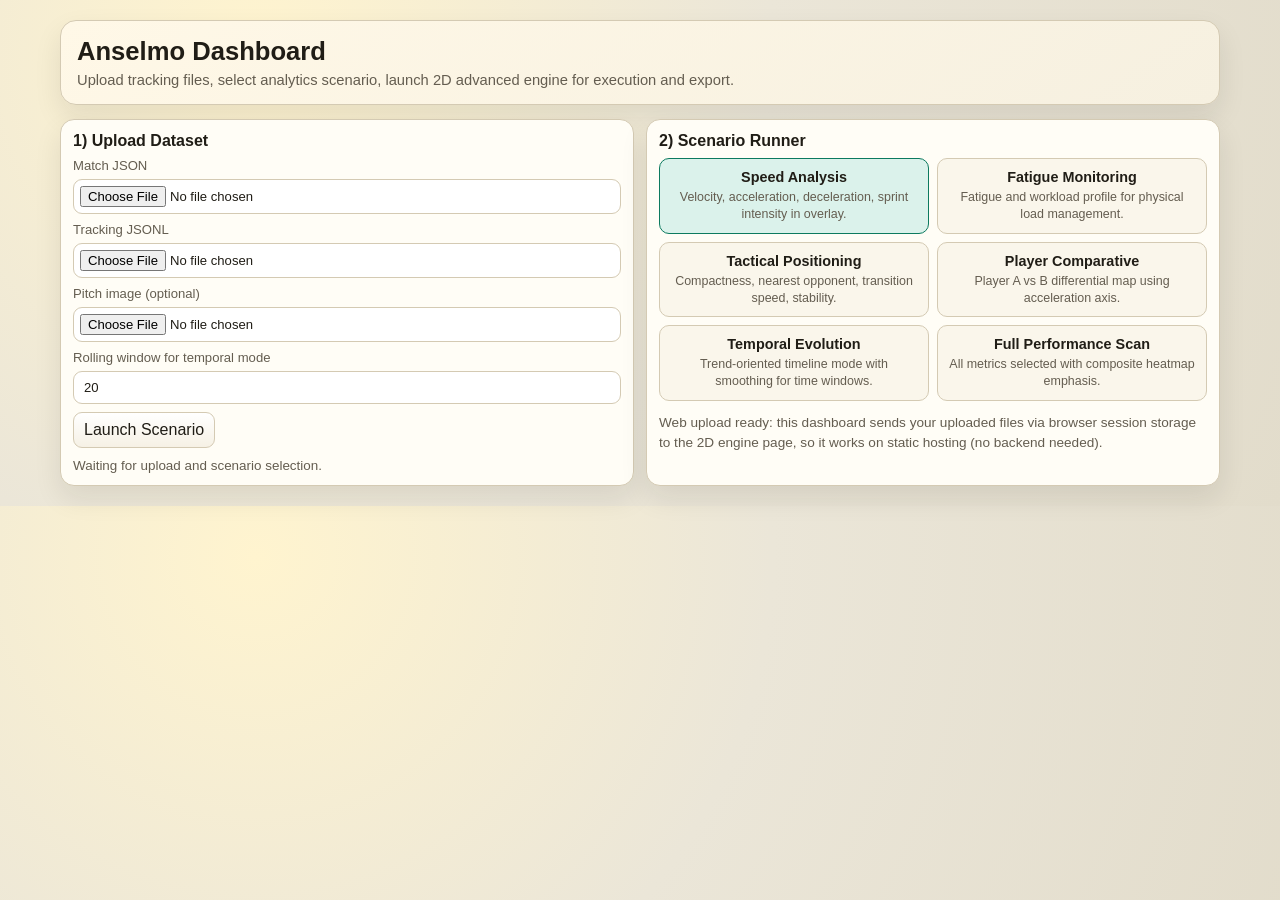
<file: dashboard.html>
<!doctype html>
<html lang="en">
<head>
  <meta charset="utf-8" />
  <meta name="viewport" content="width=device-width, initial-scale=1" />
  <title>Anselmo Scenario Dashboard</title>
  <style>
    :root {
      --bg: #ebe6d8;
      --ink: #201d16;
      --muted: #645d50;
      --line: #d4cab3;
      --panel: #fffdf6;
      --brand: #0c7a5f;
      --danger: #b23a16;
      --shadow: 0 12px 28px rgba(25, 23, 18, 0.09);
    }

    * { box-sizing: border-box; }

    body {
      margin: 0;
      font-family: Manrope, "Segoe UI", sans-serif;
      color: var(--ink);
      background: radial-gradient(circle at 20% 10%, #fff4cf 0%, #ebe6d8 46%, #e2dccb 100%);
    }

    .wrap {
      max-width: 1200px;
      margin: 0 auto;
      padding: 20px;
    }

    .hero {
      border: 1px solid var(--line);
      border-radius: 16px;
      background: linear-gradient(145deg, #fff8e7 0%, #f6f0e0 100%);
      box-shadow: var(--shadow);
      padding: 16px;
    }

    h1 {
      margin: 0;
      font-size: 1.6rem;
    }

    .sub {
      margin-top: 6px;
      color: var(--muted);
      font-size: 0.92rem;
    }

    .grid {
      margin-top: 14px;
      display: grid;
      grid-template-columns: 1fr 1fr;
      gap: 12px;
    }

    .card {
      border: 1px solid var(--line);
      border-radius: 14px;
      background: var(--panel);
      box-shadow: var(--shadow);
      padding: 12px;
    }

    .card h2 {
      margin: 0 0 8px 0;
      font-size: 1rem;
    }

    .field {
      display: flex;
      flex-direction: column;
      gap: 6px;
      font-size: 0.82rem;
      color: var(--muted);
      margin-bottom: 8px;
    }

    input,
    select,
    button {
      font: inherit;
      border: 1px solid var(--line);
      border-radius: 9px;
      padding: 8px 10px;
      background: #fff;
      color: var(--ink);
    }

    input[type="file"] {
      padding: 6px;
      background: #fff;
    }

    button {
      cursor: pointer;
      background: linear-gradient(180deg, #fff 0%, #f6f1e5 100%);
    }

    button:hover { border-color: var(--brand); }

    .row {
      display: flex;
      gap: 8px;
      flex-wrap: wrap;
    }

    .scenario-grid {
      display: grid;
      grid-template-columns: repeat(2, 1fr);
      gap: 8px;
      margin-top: 8px;
    }

    .scenario {
      border: 1px solid var(--line);
      border-radius: 10px;
      padding: 10px;
      background: #faf6eb;
      cursor: pointer;
      transition: 0.2s ease;
    }

    .scenario:hover {
      transform: translateY(-1px);
      border-color: var(--brand);
    }

    .scenario.active {
      background: #dbf2eb;
      border-color: var(--brand);
    }

    .scenario strong {
      display: block;
      margin-bottom: 4px;
      font-size: 0.9rem;
    }

    .scenario span {
      color: var(--muted);
      font-size: 0.78rem;
      line-height: 1.35;
      display: block;
    }

    .status {
      margin-top: 10px;
      font-size: 0.84rem;
      color: var(--muted);
    }

    .status.ok { color: var(--brand); }
    .status.err { color: var(--danger); }

    .deploy {
      margin-top: 12px;
      font-size: 0.85rem;
      color: var(--muted);
      line-height: 1.45;
    }

    @media (max-width: 900px) {
      .grid {
        grid-template-columns: 1fr;
      }

      .scenario-grid {
        grid-template-columns: 1fr;
      }
    }
  </style>
</head>
<body>
  <div class="wrap">
    <section class="hero">
      <h1>Anselmo Dashboard</h1>
      <div class="sub">Upload tracking files, select analytics scenario, launch 2D advanced engine for execution and export.</div>
    </section>

    <section class="grid">
      <article class="card">
        <h2>1) Upload Dataset</h2>

        <label class="field">Match JSON
          <input id="matchFile" type="file" accept=".json,application/json" />
        </label>

        <label class="field">Tracking JSONL
          <input id="trackingFile" type="file" accept=".jsonl,.txt,application/json" />
        </label>

        <label class="field">Pitch image (optional)
          <input id="pitchFile" type="file" accept="image/png,image/jpeg,image/webp" />
        </label>

        <label class="field">Rolling window for temporal mode
          <input id="smoothWindow" type="number" min="1" max="300" value="20" />
        </label>

        <div class="row">
          <button id="launchBtn">Launch Scenario</button>
        </div>

        <div id="status" class="status">Waiting for upload and scenario selection.</div>
      </article>

      <article class="card">
        <h2>2) Scenario Runner</h2>
        <div id="scenarioGrid" class="scenario-grid"></div>

        <div class="deploy">
          Web upload ready: this dashboard sends your uploaded files via browser session storage to the 2D engine page, so it works on static hosting (no backend needed).
        </div>
      </article>
    </section>
  </div>

  <script>
    const scenarios = [
      {
        id: "speed",
        name: "Speed Analysis",
        desc: "Velocity, acceleration, deceleration, sprint intensity in overlay.",
        mode: "overlay",
        metrics: ["velocity", "acceleration", "deceleration", "sprintIntensity"],
        weights: { velocity: 1.2, acceleration: 1.1, deceleration: 0.9, sprintIntensity: 1.4 },
      },
      {
        id: "fatigue",
        name: "Fatigue Monitoring",
        desc: "Fatigue and workload profile for physical load management.",
        mode: "composite",
        metrics: ["fatigueIndex", "workRatePerMinute", "highIntensityIntervals", "idleTimeRatio"],
        weights: { fatigueIndex: 1.5, workRatePerMinute: 1.2, highIntensityIntervals: 1.1, idleTimeRatio: 0.8 },
      },
      {
        id: "tactical",
        name: "Tactical Positioning",
        desc: "Compactness, nearest opponent, transition speed, stability.",
        mode: "overlay",
        metrics: ["teamCompactnessScore", "distanceNearestOpponent", "transitionSpeed", "positionalStabilityIndex"],
        weights: { teamCompactnessScore: 1.3, distanceNearestOpponent: 1.0, transitionSpeed: 1.1, positionalStabilityIndex: 1.2 },
      },
      {
        id: "comparative",
        name: "Player Comparative",
        desc: "Player A vs B differential map using acceleration axis.",
        mode: "comparative",
        metrics: ["acceleration", "velocity"],
        weights: { acceleration: 1.4, velocity: 1.0 },
      },
      {
        id: "temporal",
        name: "Temporal Evolution",
        desc: "Trend-oriented timeline mode with smoothing for time windows.",
        mode: "temporal",
        metrics: ["velocity", "fatigueIndex", "workRatePerMinute", "heatIntensityScore"],
        weights: { velocity: 1.1, fatigueIndex: 1.3, workRatePerMinute: 1.0, heatIntensityScore: 1.0 },
      },
      {
        id: "full",
        name: "Full Performance Scan",
        desc: "All metrics selected with composite heatmap emphasis.",
        mode: "composite",
        metrics: [
          "velocity", "acceleration", "deceleration", "deltaAngle", "distanceCovered", "sprintIntensity", "fatigueIndex", "workRatePerMinute", "highIntensityIntervals",
          "pitchCoverageArea", "heatmapDensityScore", "positionalStabilityIndex", "averagePositionDrift",
          "timeOnPitch", "activeTime", "idleTimeRatio", "timeInPossessionZone", "zoneTimeDef", "zoneTimeMid", "zoneTimeAtt",
          "pressingIntensityIndex", "distanceNearestOpponent", "teamCompactnessScore", "transitionSpeed", "heatIntensityScore"
        ],
        weights: {},
      },
    ];

    const els = {
      matchFile: document.getElementById("matchFile"),
      trackingFile: document.getElementById("trackingFile"),
      pitchFile: document.getElementById("pitchFile"),
      smoothWindow: document.getElementById("smoothWindow"),
      launchBtn: document.getElementById("launchBtn"),
      scenarioGrid: document.getElementById("scenarioGrid"),
      status: document.getElementById("status"),
    };

    let selectedScenario = scenarios[0];

    function setStatus(msg, cls = "") {
      els.status.textContent = msg;
      els.status.className = `status ${cls}`;
    }

    function makeLaunchToken() {
      return `anselmo-${Date.now()}-${Math.random().toString(36).slice(2, 8)}`;
    }

    function readFileAsText(file) {
      return new Promise((resolve, reject) => {
        const reader = new FileReader();
        reader.onload = () => resolve(String(reader.result));
        reader.onerror = () => reject(new Error(`Failed to read ${file.name}`));
        reader.readAsText(file);
      });
    }

    function readFileAsDataURL(file) {
      return new Promise((resolve, reject) => {
        const reader = new FileReader();
        reader.onload = () => resolve(String(reader.result));
        reader.onerror = () => reject(new Error(`Failed to read ${file.name}`));
        reader.readAsDataURL(file);
      });
    }

    function renderScenarioCards() {
      els.scenarioGrid.innerHTML = "";
      scenarios.forEach((s) => {
        const card = document.createElement("button");
        card.className = `scenario${selectedScenario.id === s.id ? " active" : ""}`;
        card.type = "button";
        card.innerHTML = `<strong>${s.name}</strong><span>${s.desc}</span>`;
        card.addEventListener("click", () => {
          selectedScenario = s;
          renderScenarioCards();
          setStatus(`Scenario selected: ${s.name}`);
        });
        els.scenarioGrid.appendChild(card);
      });
    }

    async function launchScenario() {
      const matchFile = els.matchFile.files[0];
      const trackingFile = els.trackingFile.files[0];
      const pitchFile = els.pitchFile.files[0];

      if (!matchFile || !trackingFile) {
        setStatus("Please upload both Match JSON and Tracking JSONL.", "err");
        return;
      }

      try {
        setStatus("Preparing upload bundle...", "");

        const token = makeLaunchToken();

        const matchUrl = URL.createObjectURL(matchFile);
        const trackingUrl = URL.createObjectURL(trackingFile);
        const pitchUrl = pitchFile ? URL.createObjectURL(pitchFile) : null;

        const bundle = {
          matchUrl,
          trackingUrl,
          pitchUrl,
        };

        const scenarioConfig = {
          mode: selectedScenario.mode,
          metrics: selectedScenario.metrics,
          weights: selectedScenario.weights,
          smoothWindow: Math.max(1, Math.min(300, Number(els.smoothWindow.value) || 20)),
        };

        sessionStorage.setItem("anselmoUploadBundle", JSON.stringify(bundle));
        sessionStorage.setItem("anselmoScenarioConfig", JSON.stringify(scenarioConfig));
        localStorage.setItem(`anselmoUploadBundle:${token}`, JSON.stringify(bundle));
        localStorage.setItem(`anselmoScenarioConfig:${token}`, JSON.stringify(scenarioConfig));

        setStatus("Opening 2D engine with uploaded scenario... Keep this tab open while engine loads large files.", "ok");
        window.open(`frames_2d_advanced.html?autoload=local&token=${encodeURIComponent(token)}`, "_blank", "noopener");
      } catch (err) {
        console.error(err);
        setStatus(`Failed to launch: ${err.message}`, "err");
      }
    }

    function bind() {
      els.launchBtn.addEventListener("click", launchScenario);
    }

    renderScenarioCards();
    bind();
  </script>
</body>
</html>
</file>
